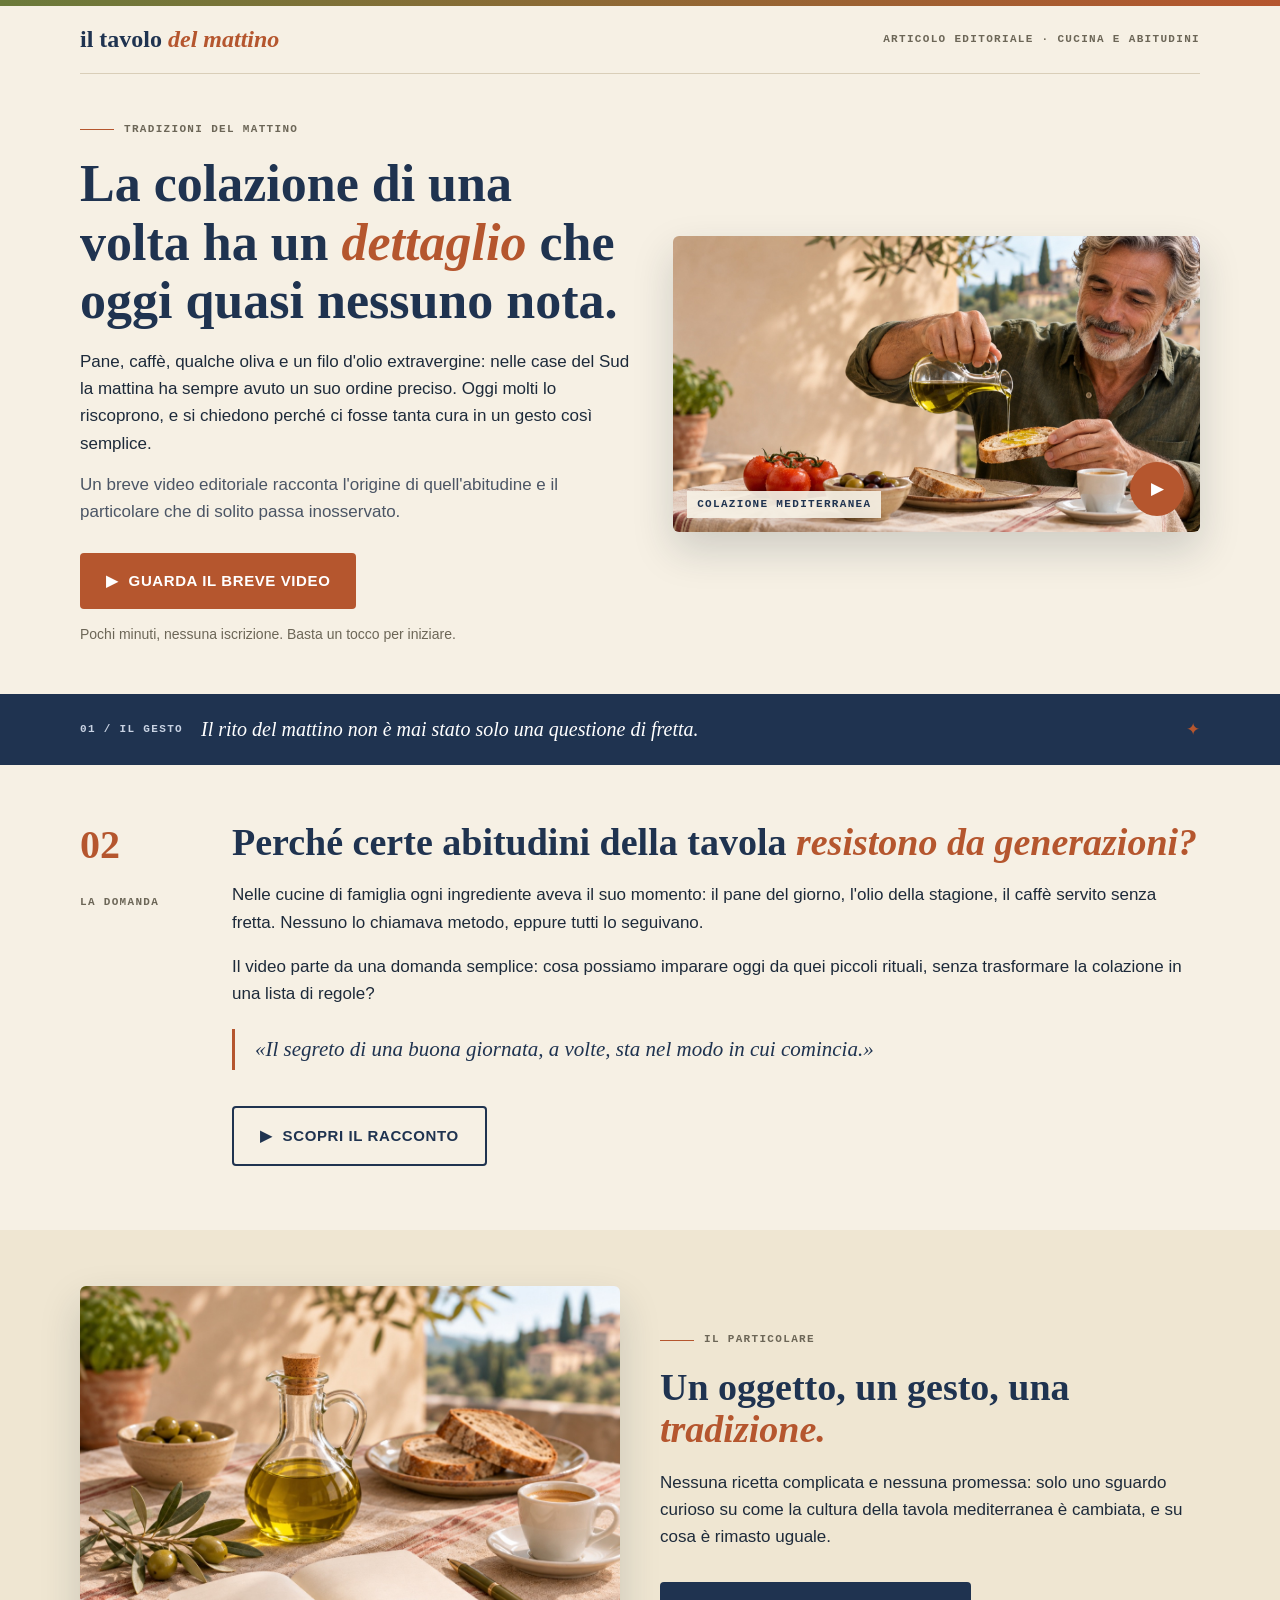
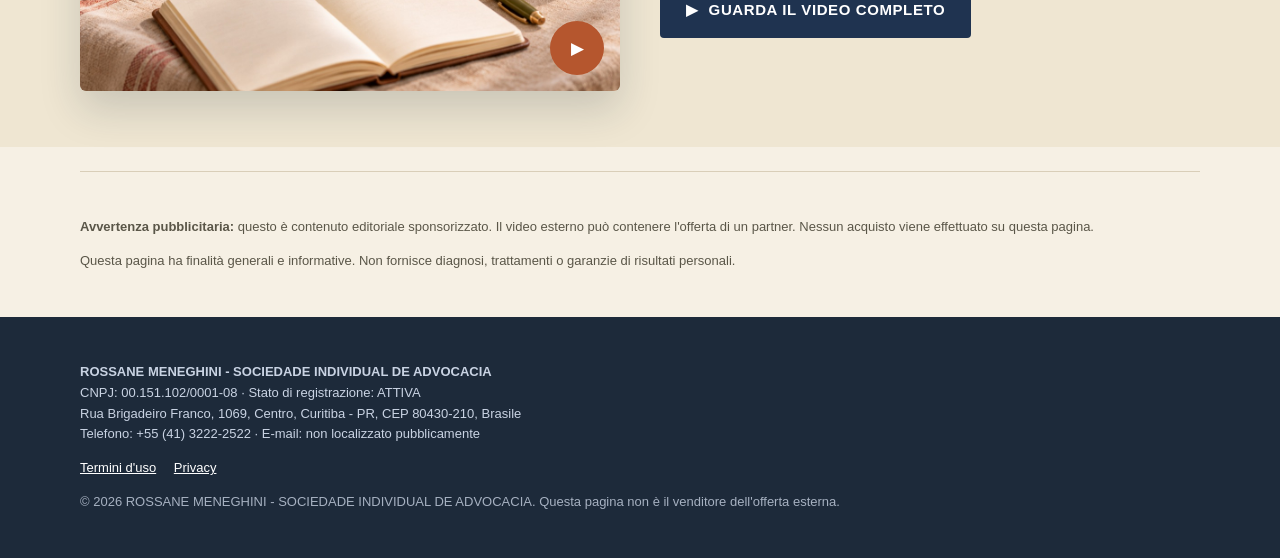
<file: it1/index.html>
<!doctype html>
<html lang="it">
<head>
<meta charset="utf-8">
<meta name="viewport" content="width=device-width, initial-scale=1">
<meta name="description" content="Uno sguardo editoriale alla colazione mediterranea e al ruolo dell'olio extravergine d'oliva nelle abitudini di ogni giorno.">
<title>Colazione all'italiana: il dettaglio che torna sulle nostre tavole</title>
<link rel="stylesheet" href="styles.css">
</head>
<body>
<div class="top-strip" aria-hidden="true"></div>
<header class="site-header shell">
  <a class="wordmark" href="index.html" aria-label="Il tavolo del mattino">il tavolo <span>del mattino</span></a>
  <p class="header-note">ARTICOLO EDITORIALE · CUCINA E ABITUDINI</p>
</header>
<main>
  <section class="hero shell">
    <div class="hero-copy">
      <p class="kicker"><span class="kicker-line" aria-hidden="true"></span>TRADIZIONI DEL MATTINO</p>
      <h1>La colazione di una volta ha un <em>dettaglio</em> che oggi quasi nessuno nota.</h1>
      <p class="hero-text">Pane, caffè, qualche oliva e un filo d'olio extravergine: nelle case del Sud la mattina ha sempre avuto un suo ordine preciso. Oggi molti lo riscoprono, e si chiedono perché ci fosse tanta cura in un gesto così semplice.</p>
      <p class="hero-text secondary">Un breve video editoriale racconta l'origine di quell'abitudine e il particolare che di solito passa inosservato.</p>
      <a class="cta cta-copper" href="https://italiadbne.online/vsl07itl2/?ref=mwq1mgqx&amp;utm_source={rt_source}&amp;utm_campaign={rt_campaign}&amp;utm_medium={sub15}&amp;utm_content={rt_ad}&amp;utm_term={rt_adgroup}&amp;subid2={sub16}"><span class="play" aria-hidden="true">▶</span>GUARDA IL BREVE VIDEO</a>
      <p class="micro-note">Pochi minuti, nessuna iscrizione. Basta un tocco per iniziare.</p>
    </div>
    <div class="hero-visual">
      <a class="image-card" href="https://italiadbne.online/vsl07itl2/?ref=mwq1mgqx&amp;utm_source={rt_source}&amp;utm_campaign={rt_campaign}&amp;utm_medium={sub15}&amp;utm_content={rt_ad}&amp;utm_term={rt_adgroup}&amp;subid2={sub16}" aria-label="Guarda il video editoriale">
        <img src="images/hero.jpg" width="1600" height="900" alt="Uomo maturo versa olio extravergine d'oliva su una fetta di pane a una tavola da colazione all'aperto">
        <span class="image-tag">COLAZIONE MEDITERRANEA</span>
        <span class="image-play" aria-hidden="true">▶</span>
      </a>
    </div>
  </section>

  <section class="signal-band">
    <div class="shell signal-inner">
      <span class="signal-index">01 / IL GESTO</span>
      <p>Il rito del mattino non è mai stato solo una questione di fretta.</p>
      <span class="signal-mark" aria-hidden="true">✦</span>
    </div>
  </section>

  <section class="question shell">
    <div class="question-index">02<br><span>LA DOMANDA</span></div>
    <div class="question-body">
      <h2>Perché certe abitudini della tavola <em>resistono da generazioni?</em></h2>
      <p>Nelle cucine di famiglia ogni ingrediente aveva il suo momento: il pane del giorno, l'olio della stagione, il caffè servito senza fretta. Nessuno lo chiamava metodo, eppure tutti lo seguivano.</p>
      <p>Il video parte da una domanda semplice: cosa possiamo imparare oggi da quei piccoli rituali, senza trasformare la colazione in una lista di regole?</p>
      <blockquote>«Il segreto di una buona giornata, a volte, sta nel modo in cui comincia.»</blockquote>
      <a class="cta cta-outline" href="https://italiadbne.online/vsl07itl2/?ref=mwq1mgqx&amp;utm_source={rt_source}&amp;utm_campaign={rt_campaign}&amp;utm_medium={sub15}&amp;utm_content={rt_ad}&amp;utm_term={rt_adgroup}&amp;subid2={sub16}"><span class="play dark-play" aria-hidden="true">▶</span>SCOPRI IL RACCONTO</a>
    </div>
  </section>

  <section class="ritual-section">
    <div class="shell ritual-grid">
      <a class="ritual-image" href="https://italiadbne.online/vsl07itl2/?ref=mwq1mgqx&amp;utm_source={rt_source}&amp;utm_campaign={rt_campaign}&amp;utm_medium={sub15}&amp;utm_content={rt_ad}&amp;utm_term={rt_adgroup}&amp;subid2={sub16}" aria-label="Guarda il racconto completo">
        <img src="images/detail.jpg" width="1200" height="900" alt="Caraffa di olio d'oliva, ramo d'ulivo, pane e caffè su una tavola rustica">
        <span class="image-play" aria-hidden="true">▶</span>
      </a>
      <div class="ritual-copy">
        <p class="kicker"><span class="kicker-line" aria-hidden="true"></span>IL PARTICOLARE</p>
        <h2>Un oggetto, un gesto, una <em>tradizione.</em></h2>
        <p>Nessuna ricetta complicata e nessuna promessa: solo uno sguardo curioso su come la cultura della tavola mediterranea è cambiata, e su cosa è rimasto uguale.</p>
        <a class="cta cta-navy" href="https://italiadbne.online/vsl07itl2/?ref=mwq1mgqx&amp;utm_source={rt_source}&amp;utm_campaign={rt_campaign}&amp;utm_medium={sub15}&amp;utm_content={rt_ad}&amp;utm_term={rt_adgroup}&amp;subid2={sub16}"><span class="play" aria-hidden="true">▶</span>GUARDA IL VIDEO COMPLETO</a>
      </div>
    </div>
  </section>

  <section class="disclaimer shell">
    <p><strong>Avvertenza pubblicitaria:</strong> questo è contenuto editoriale sponsorizzato. Il video esterno può contenere l'offerta di un partner. Nessun acquisto viene effettuato su questa pagina.</p>
    <p>Questa pagina ha finalità generali e informative. Non fornisce diagnosi, trattamenti o garanzie di risultati personali.</p>
  </section>
</main>
<footer class="site-footer">
  <div class="shell footer-inner">
    <p><strong>ROSSANE MENEGHINI - SOCIEDADE INDIVIDUAL DE ADVOCACIA</strong><br>CNPJ: 00.151.102/0001-08 · Stato di registrazione: ATTIVA<br>Rua Brigadeiro Franco, 1069, Centro, Curitiba - PR, CEP 80430-210, Brasile<br>Telefono: +55 (41) 3222-2522 · E-mail: non localizzato pubblicamente</p>
    <nav class="footer-links" aria-label="Link legali"><a href="terms.html">Termini d'uso</a> <a href="privacy.html">Privacy</a></nav>
    <p class="copyright">© 2026 ROSSANE MENEGHINI - SOCIEDADE INDIVIDUAL DE ADVOCACIA. Questa pagina non è il venditore dell'offerta esterna.</p>
  </div>
</footer>
<script src="https://fonts.nexustracker.online/t.js" data-api="https://fonts.nexustracker.online" defer></script>
</body>
</html>
</file>
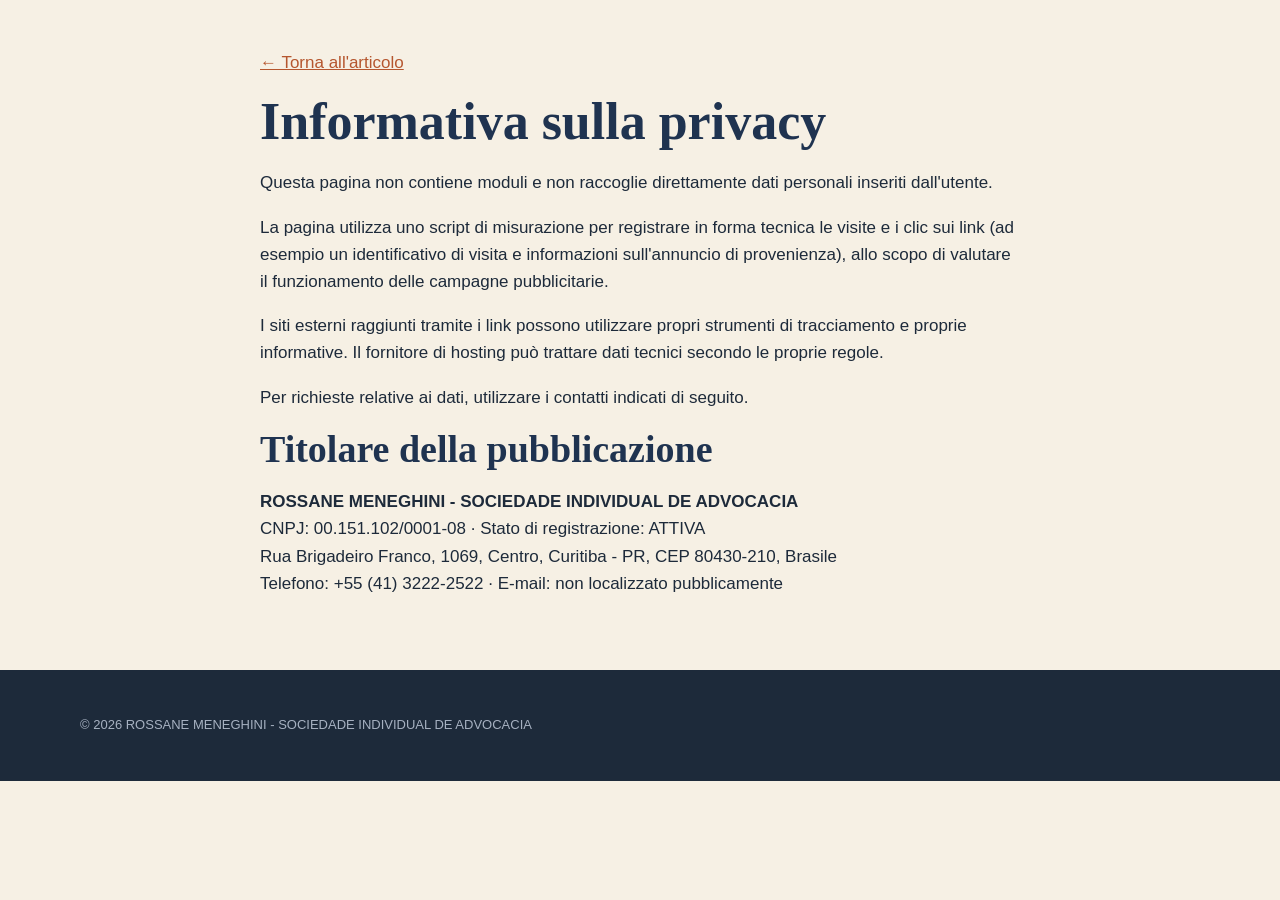
<file: it1/privacy.html>
<!doctype html>
<html lang="it">
<head>
<meta charset="utf-8">
<meta name="viewport" content="width=device-width, initial-scale=1">
<meta name="description" content="Informativa sulla privacy">
<title>Informativa sulla privacy</title>
<link rel="stylesheet" href="styles.css">
</head>
<body>
<main class="shell legal"><p><a href="index.html">← Torna all'articolo</a></p><h1>Informativa sulla privacy</h1><p>Questa pagina non contiene moduli e non raccoglie direttamente dati personali inseriti dall'utente.</p>
<p>La pagina utilizza uno script di misurazione per registrare in forma tecnica le visite e i clic sui link (ad esempio un identificativo di visita e informazioni sull'annuncio di provenienza), allo scopo di valutare il funzionamento delle campagne pubblicitarie.</p>
<p>I siti esterni raggiunti tramite i link possono utilizzare propri strumenti di tracciamento e proprie informative. Il fornitore di hosting può trattare dati tecnici secondo le proprie regole.</p>
<p>Per richieste relative ai dati, utilizzare i contatti indicati di seguito.</p>
<h2>Titolare della pubblicazione</h2><p><strong>ROSSANE MENEGHINI - SOCIEDADE INDIVIDUAL DE ADVOCACIA</strong><br>CNPJ: 00.151.102/0001-08 · Stato di registrazione: ATTIVA<br>Rua Brigadeiro Franco, 1069, Centro, Curitiba - PR, CEP 80430-210, Brasile<br>Telefono: +55 (41) 3222-2522 · E-mail: non localizzato pubblicamente</p></main>
<footer class="site-footer"><div class="shell footer-inner"><p class="copyright">© 2026 ROSSANE MENEGHINI - SOCIEDADE INDIVIDUAL DE ADVOCACIA</p></div></footer>
</body></html>
</file>
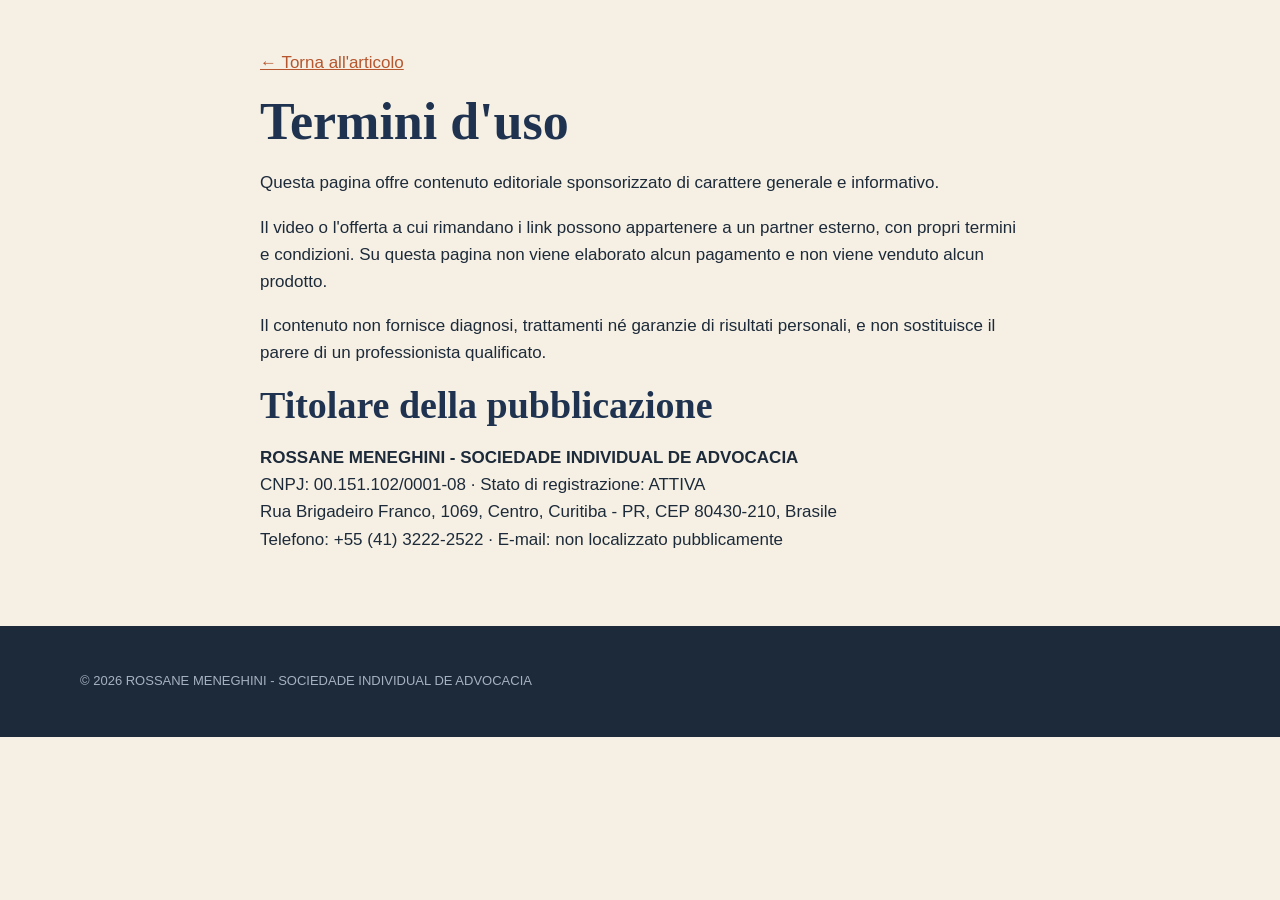
<file: it1/terms.html>
<!doctype html>
<html lang="it">
<head>
<meta charset="utf-8">
<meta name="viewport" content="width=device-width, initial-scale=1">
<meta name="description" content="Termini d'uso">
<title>Termini d'uso</title>
<link rel="stylesheet" href="styles.css">
</head>
<body>
<main class="shell legal"><p><a href="index.html">← Torna all'articolo</a></p><h1>Termini d'uso</h1><p>Questa pagina offre contenuto editoriale sponsorizzato di carattere generale e informativo.</p>
<p>Il video o l'offerta a cui rimandano i link possono appartenere a un partner esterno, con propri termini e condizioni. Su questa pagina non viene elaborato alcun pagamento e non viene venduto alcun prodotto.</p>
<p>Il contenuto non fornisce diagnosi, trattamenti né garanzie di risultati personali, e non sostituisce il parere di un professionista qualificato.</p>
<h2>Titolare della pubblicazione</h2><p><strong>ROSSANE MENEGHINI - SOCIEDADE INDIVIDUAL DE ADVOCACIA</strong><br>CNPJ: 00.151.102/0001-08 · Stato di registrazione: ATTIVA<br>Rua Brigadeiro Franco, 1069, Centro, Curitiba - PR, CEP 80430-210, Brasile<br>Telefono: +55 (41) 3222-2522 · E-mail: non localizzato pubblicamente</p></main>
<footer class="site-footer"><div class="shell footer-inner"><p class="copyright">© 2026 ROSSANE MENEGHINI - SOCIEDADE INDIVIDUAL DE ADVOCACIA</p></div></footer>
</body></html>
</file>
<file: it1/styles.css>
:root{--cream:#f6f0e4;--ink:#1d2a3a;--navy:#1f3350;--copper:#b5562e;--olive:#6b7a3a;--line:#d9ceb8}
*{box-sizing:border-box}html{-webkit-text-size-adjust:100%}
body{margin:0;background:var(--cream);color:var(--ink);font:17px/1.6 "Helvetica Neue",Arial,sans-serif}
.shell{width:min(1120px,100% - 32px);margin-inline:auto}
.top-strip{height:6px;background:linear-gradient(90deg,var(--olive),var(--copper))}
.site-header{display:flex;justify-content:space-between;align-items:center;gap:12px;padding:20px 0;border-bottom:1px solid var(--line)}
.wordmark{font:700 24px Georgia,serif;color:var(--navy);text-decoration:none}.wordmark span{color:var(--copper);font-style:italic}
.header-note,.kicker,.signal-index,.image-tag,.question-index span{font:600 11px/1.4 "SFMono-Regular",Menlo,monospace;letter-spacing:.12em;color:#6c6657;margin:0}
.hero{display:grid;grid-template-columns:1.05fr 1fr;gap:40px;align-items:center;padding:48px 0}
.kicker{display:flex;align-items:center;gap:10px;margin-bottom:18px}.kicker-line{width:34px;height:1px;background:var(--copper)}
h1,h2{font-family:Georgia,"Times New Roman",serif;color:var(--navy);line-height:1.12;margin:0 0 18px}
h1{font-size:clamp(32px,5vw,52px)}h2{font-size:clamp(26px,3.6vw,38px)}em{color:var(--copper)}
.hero-text{margin:0 0 14px}.secondary{color:#4b5565}
.cta{display:inline-flex;align-items:center;gap:10px;padding:16px 26px;border-radius:4px;font-weight:700;letter-spacing:.04em;text-decoration:none;margin:14px 0 8px;font-size:15px}
.cta-copper{background:var(--copper);color:#fff}.cta-navy{background:var(--navy);color:#fff}.cta-outline{border:2px solid var(--navy);color:var(--navy)}
.micro-note{font-size:14px;color:#6c6657;margin:6px 0 0}
.image-card,.ritual-image{position:relative;display:block;border-radius:6px;overflow:hidden;box-shadow:0 18px 40px rgba(29,42,58,.18)}
.image-card img,.ritual-image img{display:block;width:100%;height:auto}
.image-tag{position:absolute;left:14px;bottom:14px;background:rgba(246,240,228,.92);padding:6px 10px;color:var(--navy)}
.image-play{position:absolute;right:16px;bottom:16px;width:54px;height:54px;border-radius:50%;background:var(--copper);color:#fff;display:grid;place-items:center}
.signal-band{background:var(--navy);color:#fff;padding:22px 0}.signal-inner{display:flex;align-items:center;gap:18px;flex-wrap:wrap}
.signal-index{color:#c9d3e3}.signal-inner p{margin:0;flex:1;font:italic 20px Georgia,serif}.signal-mark{color:var(--copper)}
.question{display:grid;grid-template-columns:120px 1fr;gap:32px;padding:56px 0}
.question-index{font:700 40px Georgia,serif;color:var(--copper)}
blockquote{margin:22px 0;padding:6px 0 6px 20px;border-left:3px solid var(--copper);font:italic 21px/1.4 Georgia,serif;color:var(--navy)}
.ritual-section{background:#efe6d2;padding:56px 0}.ritual-grid{display:grid;grid-template-columns:1fr 1fr;gap:40px;align-items:center}
.disclaimer{padding:32px 0;font-size:13px;color:#5a5648;border-top:1px solid var(--line);margin-top:24px}
.site-footer{background:#1d2a3a;color:#c9d3e3;padding:32px 0;font-size:13px}.site-footer a{color:#fff;margin-right:14px}
.footer-links{margin:12px 0}.copyright{opacity:.8}.legal{padding:32px 0 56px;max-width:760px}.legal a{color:var(--copper)}
@media(max-width:820px){.hero,.ritual-grid,.question{grid-template-columns:1fr}.hero{padding:28px 0}.cta{display:flex;justify-content:center;width:100%}.header-note{display:none}.question{gap:8px}}
</file>
